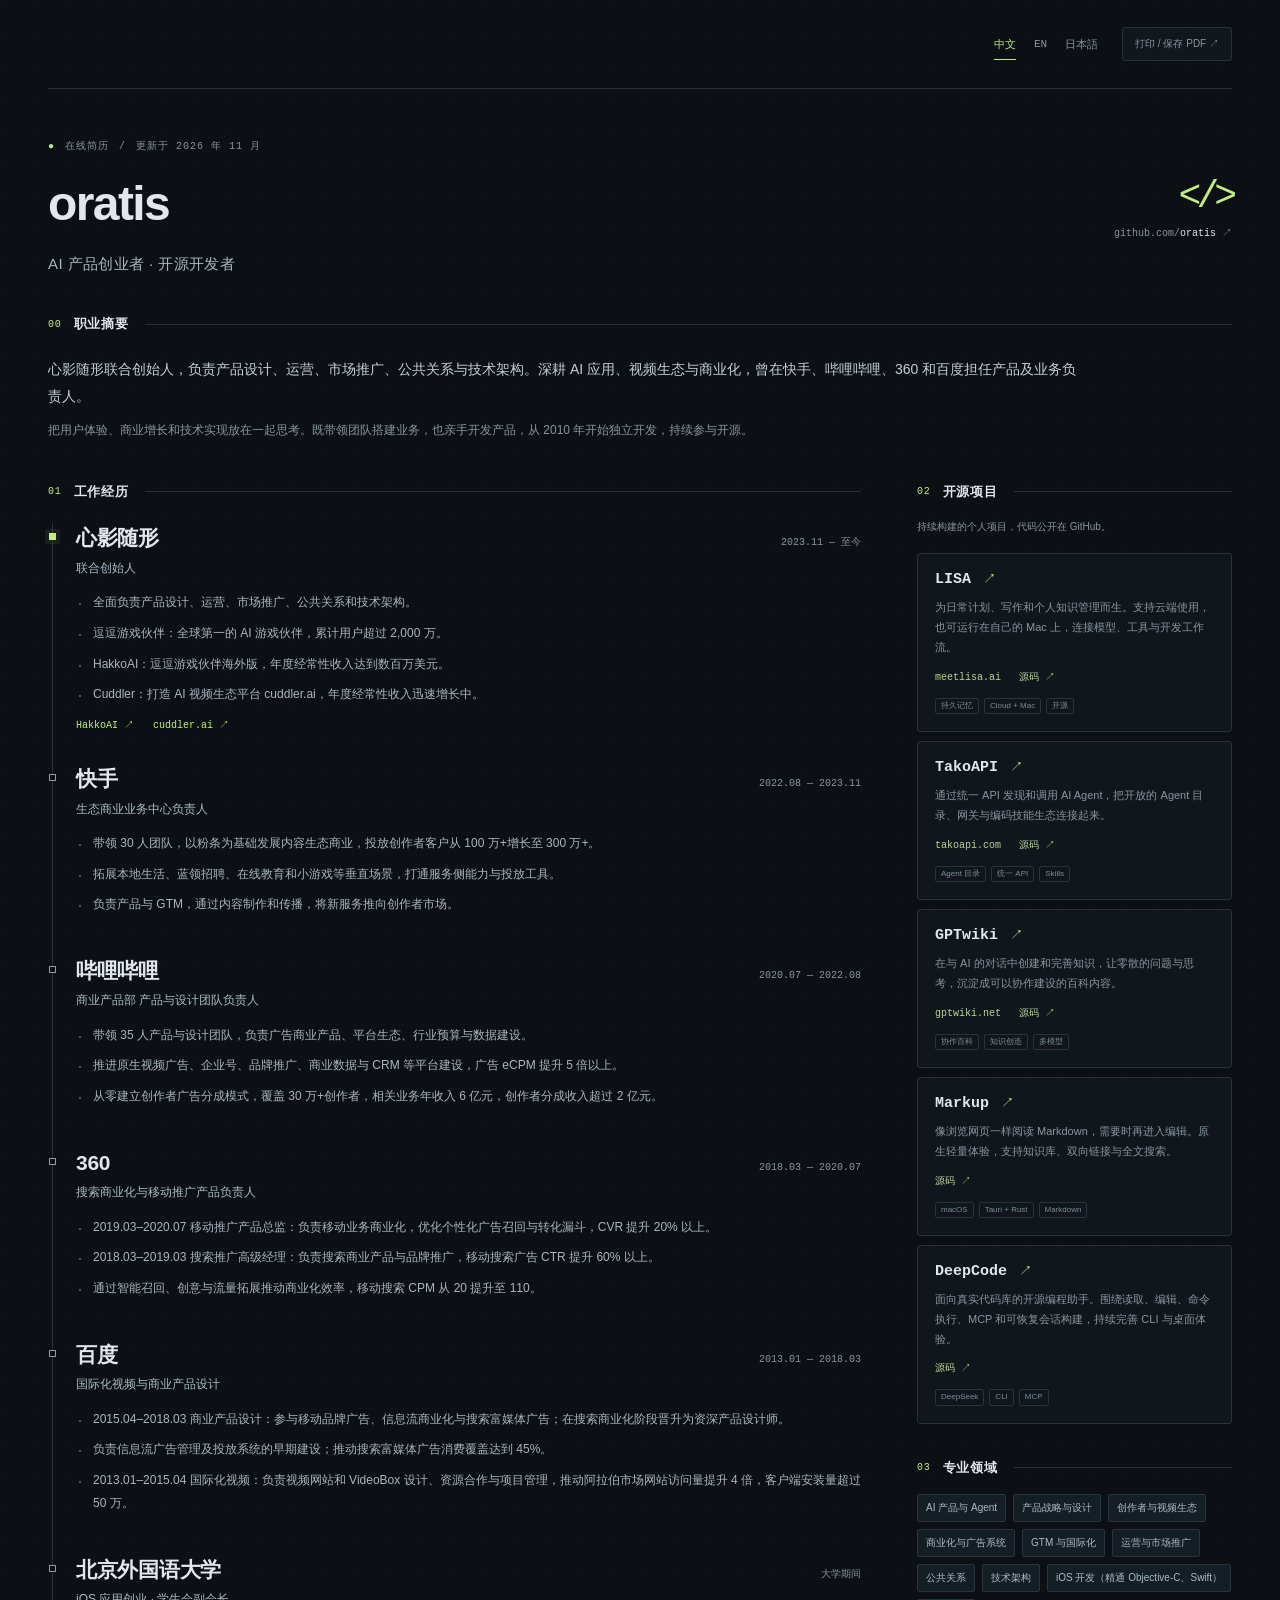
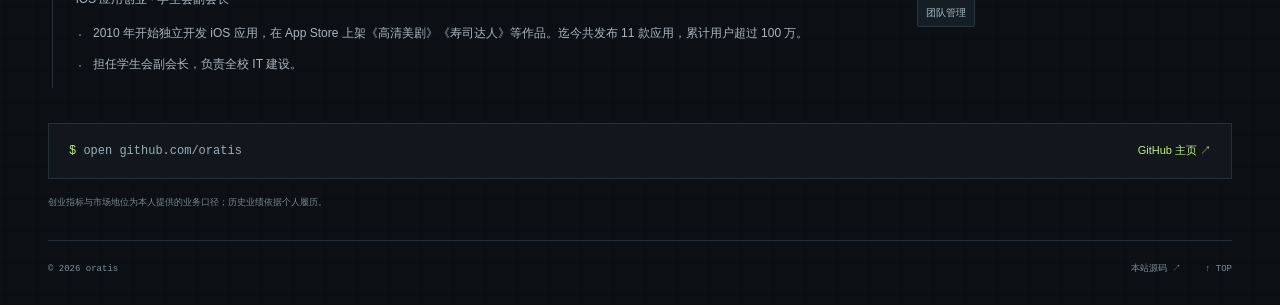
<file: index.html>
<!doctype html><html lang="zh-CN"><head><meta charset="utf-8"><meta name="viewport" content="width=device-width,initial-scale=1"><meta name="color-scheme" content="dark light"><title>oratis | 在线简历</title><meta name="description" content="oratis，心影随形联合创始人，AI 产品创业者与开源开发者。探索 LISA、TakoAPI、GPTwiki、Markup 和 DeepCode，以及逗逗游戏伙伴、HakkoAI 与 Cuddler 的创业实践。"><meta name="theme-color" content="#0c1014"><link rel="canonical" href="https://oratis.github.io/"><link rel="alternate" hreflang="zh-CN" href="https://oratis.github.io/"><link rel="alternate" hreflang="en" href="https://oratis.github.io/en/"><link rel="alternate" hreflang="ja" href="https://oratis.github.io/ja/"><link rel="alternate" hreflang="x-default" href="https://oratis.github.io/"><meta property="og:type" content="profile"><meta property="og:title" content="oratis | 在线简历"><meta property="og:description" content="oratis，心影随形联合创始人，AI 产品创业者与开源开发者。探索 LISA、TakoAPI、GPTwiki、Markup 和 DeepCode，以及逗逗游戏伙伴、HakkoAI 与 Cuddler 的创业实践。"><meta property="og:url" content="https://oratis.github.io/"><link rel="icon" href="/assets/favicon.svg"><link rel="stylesheet" href="/assets/style.css"><script type="application/ld+json">{"@context":"https://schema.org","@type":"ProfilePage","dateModified":"2026-11-22","mainEntity":{"@type":"Person","name":"oratis","url":"https://oratis.github.io","sameAs":["https://github.com/oratis"],"jobTitle":"Co-founder","worksFor":{"@type":"Organization","name":"心影随形"}}}</script><script src="/assets/main.js" defer></script></head><body id="top"><a class="skip" href="#main">跳到主要内容</a>
<div class="resume-shell"><header class="toolbar"><div class="toolbar-right"><nav class="languages" aria-label="Language"><a href="/" lang="zh-CN" hreflang="zh-CN" aria-current="page">中文</a><a href="/en/" lang="en" hreflang="en" >EN</a><a href="/ja/" lang="ja" hreflang="ja" >日本語</a></nav><button class="print-button" type="button" id="print-resume">打印 / 保存 PDF <span aria-hidden="true">↗</span></button></div></header>
<main id="main"><section class="identity"><div><p class="eyebrow"><span class="green">●</span> 在线简历 <span class="muted">/</span> 更新于 2026 年 11 月</p><h1>oratis</h1><p class="role">AI 产品创业者 · 开源开发者</p></div><a class="github-id" href="https://github.com/oratis"><span class="github-mark">&lt;/&gt;</span><span>github.com/<strong>oratis</strong> <span aria-hidden="true">↗</span></span></a></section>
<section class="profile" aria-labelledby="profile-heading"><h2 id="profile-heading" class="section-title"><span>00</span>职业摘要<span class="rule"></span></h2><p class="profile-intro">心影随形联合创始人，负责产品设计、运营、市场推广、公共关系与技术架构。深耕 AI 应用、视频生态与商业化，曾在快手、哔哩哔哩、360 和百度担任产品及业务负责人。</p><p class="profile-detail">把用户体验、商业增长和技术实现放在一起思考。既带领团队搭建业务，也亲手开发产品，从 2010 年开始独立开发，持续参与开源。</p></section>
<div class="resume-columns"><section class="experience" id="experience"><h2 class="section-title"><span>01</span>工作经历<span class="rule"></span></h2><div class="timeline"><article class="job"><div class="job-marker active"></div><div class="job-heading"><h3>心影随形</h3><span class="job-date">2023.11 — 至今</span></div><p class="job-role">联合创始人</p><ul><li>全面负责产品设计、运营、市场推广、公共关系和技术架构。</li><li>逗逗游戏伙伴：全球第一的 AI 游戏伙伴，累计用户超过 2,000 万。</li><li>HakkoAI：逗逗游戏伙伴海外版，年度经常性收入达到数百万美元。</li><li>Cuddler：打造 AI 视频生态平台 cuddler.ai，年度经常性收入迅速增长中。</li></ul><div class="job-links"><a href="https://hakko.ai/">HakkoAI ↗</a><a href="https://cuddler.ai/">cuddler.ai ↗</a></div></article><article class="job"><div class="job-marker "></div><div class="job-heading"><h3>快手</h3><span class="job-date">2022.08 — 2023.11</span></div><p class="job-role">生态商业业务中心负责人</p><ul><li>带领 30 人团队，以粉条为基础发展内容生态商业，投放创作者客户从 100 万+增长至 300 万+。</li><li>拓展本地生活、蓝领招聘、在线教育和小游戏等垂直场景，打通服务侧能力与投放工具。</li><li>负责产品与 GTM，通过内容制作和传播，将新服务推向创作者市场。</li></ul></article><article class="job"><div class="job-marker "></div><div class="job-heading"><h3>哔哩哔哩</h3><span class="job-date">2020.07 — 2022.08</span></div><p class="job-role">商业产品部 产品与设计团队负责人</p><ul><li>带领 35 人产品与设计团队，负责广告商业产品、平台生态、行业预算与数据建设。</li><li>推进原生视频广告、企业号、品牌推广、商业数据与 CRM 等平台建设，广告 eCPM 提升 5 倍以上。</li><li>从零建立创作者广告分成模式，覆盖 30 万+创作者，相关业务年收入 6 亿元，创作者分成收入超过 2 亿元。</li></ul></article><article class="job"><div class="job-marker "></div><div class="job-heading"><h3>360</h3><span class="job-date">2018.03 — 2020.07</span></div><p class="job-role">搜索商业化与移动推广产品负责人</p><ul><li>2019.03–2020.07 移动推广产品总监：负责移动业务商业化，优化个性化广告召回与转化漏斗，CVR 提升 20% 以上。</li><li>2018.03–2019.03 搜索推广高级经理：负责搜索商业产品与品牌推广，移动搜索广告 CTR 提升 60% 以上。</li><li>通过智能召回、创意与流量拓展推动商业化效率，移动搜索 CPM 从 20 提升至 110。</li></ul></article><article class="job"><div class="job-marker "></div><div class="job-heading"><h3>百度</h3><span class="job-date">2013.01 — 2018.03</span></div><p class="job-role">国际化视频与商业产品设计</p><ul><li>2015.04–2018.03 商业产品设计：参与移动品牌广告、信息流商业化与搜索富媒体广告；在搜索商业化阶段晋升为资深产品设计师。</li><li>负责信息流广告管理及投放系统的早期建设；推动搜索富媒体广告消费覆盖达到 45%。</li><li>2013.01–2015.04 国际化视频：负责视频网站和 VideoBox 设计、资源合作与项目管理，推动阿拉伯市场网站访问量提升 4 倍，客户端安装量超过 50 万。</li></ul></article><article class="job"><div class="job-marker "></div><div class="job-heading"><h3>北京外国语大学</h3><span class="job-date">大学期间</span></div><p class="job-role">iOS 应用创业 · 学生会副会长</p><ul><li>2010 年开始独立开发 iOS 应用，在 App Store 上架《高清美剧》《寿司达人》等作品。迄今共发布 11 款应用，累计用户超过 100 万。</li><li>担任学生会副会长，负责全校 IT 建设。</li></ul></article></div></section>
<aside class="sidebar"><section id="projects"><h2 class="section-title"><span>02</span>开源项目<span class="rule"></span></h2><p class="sidebar-intro">持续构建的个人项目，代码公开在 GitHub。</p><div class="project-list"><article class="project" id="lisa"><div class="project-heading"><h3><a href="https://meetlisa.ai/">LISA <span aria-hidden="true">↗</span></a></h3></div><p>为日常计划、写作和个人知识管理而生。支持云端使用，也可运行在自己的 Mac 上，连接模型、工具与开发工作流。</p><div class="project-links"><a href="https://meetlisa.ai/">meetlisa.ai</a><a href="https://github.com/oratis/LISA">源码 ↗</a></div><div class="tags"><span>持久记忆</span><span>Cloud + Mac</span><span>开源</span></div></article><article class="project" id="takoapi"><div class="project-heading"><h3><a href="https://takoapi.com/">TakoAPI <span aria-hidden="true">↗</span></a></h3></div><p>通过统一 API 发现和调用 AI Agent，把开放的 Agent 目录、网关与编码技能生态连接起来。</p><div class="project-links"><a href="https://takoapi.com/">takoapi.com</a><a href="https://github.com/oratis/TakoAPI">源码 ↗</a></div><div class="tags"><span>Agent 目录</span><span>统一 API</span><span>Skills</span></div></article><article class="project" id="gptwiki"><div class="project-heading"><h3><a href="https://gptwiki.net/">GPTwiki <span aria-hidden="true">↗</span></a></h3></div><p>在与 AI 的对话中创建和完善知识，让零散的问题与思考，沉淀成可以协作建设的百科内容。</p><div class="project-links"><a href="https://gptwiki.net/">gptwiki.net</a><a href="https://github.com/oratis/GPTwiki">源码 ↗</a></div><div class="tags"><span>协作百科</span><span>知识创造</span><span>多模型</span></div></article><article class="project" id="markup"><div class="project-heading"><h3><a href="https://github.com/oratis/Markup">Markup <span aria-hidden="true">↗</span></a></h3></div><p>像浏览网页一样阅读 Markdown，需要时再进入编辑。原生轻量体验，支持知识库、双向链接与全文搜索。</p><div class="project-links"><a href="https://github.com/oratis/Markup">源码 ↗</a></div><div class="tags"><span>macOS</span><span>Tauri + Rust</span><span>Markdown</span></div></article><article class="project" id="deepcode"><div class="project-heading"><h3><a href="https://github.com/oratis/deepcode">DeepCode <span aria-hidden="true">↗</span></a></h3></div><p>面向真实代码库的开源编程助手。围绕读取、编辑、命令执行、MCP 和可恢复会话构建，持续完善 CLI 与桌面体验。</p><div class="project-links"><a href="https://github.com/oratis/deepcode">源码 ↗</a></div><div class="tags"><span>DeepSeek</span><span>CLI</span><span>MCP</span></div></article></div></section>
<section id="skills"><h2 class="section-title"><span>03</span>专业领域<span class="rule"></span></h2><div class="skill-list"><span>AI 产品与 Agent</span><span>产品战略与设计</span><span>创作者与视频生态</span><span>商业化与广告系统</span><span>GTM 与国际化</span><span>运营与市场推广</span><span>公共关系</span><span>技术架构</span><span>iOS 开发（精通 Objective-C、Swift）</span><span>团队管理</span></div></section></aside></div>
<div class="closing"><span class="closing-command"><span class="green">$</span> open github.com/oratis</span><a href="https://github.com/oratis">GitHub 主页 ↗</a></div><p class="data-note">创业指标与市场地位为本人提供的业务口径；历史业绩依据个人履历。</p></main><footer><span>© 2026 oratis</span><a href="https://github.com/oratis/oratis.github.io">本站源码 ↗</a><a href="#top">↑ TOP</a></footer></div></body></html>
</file>
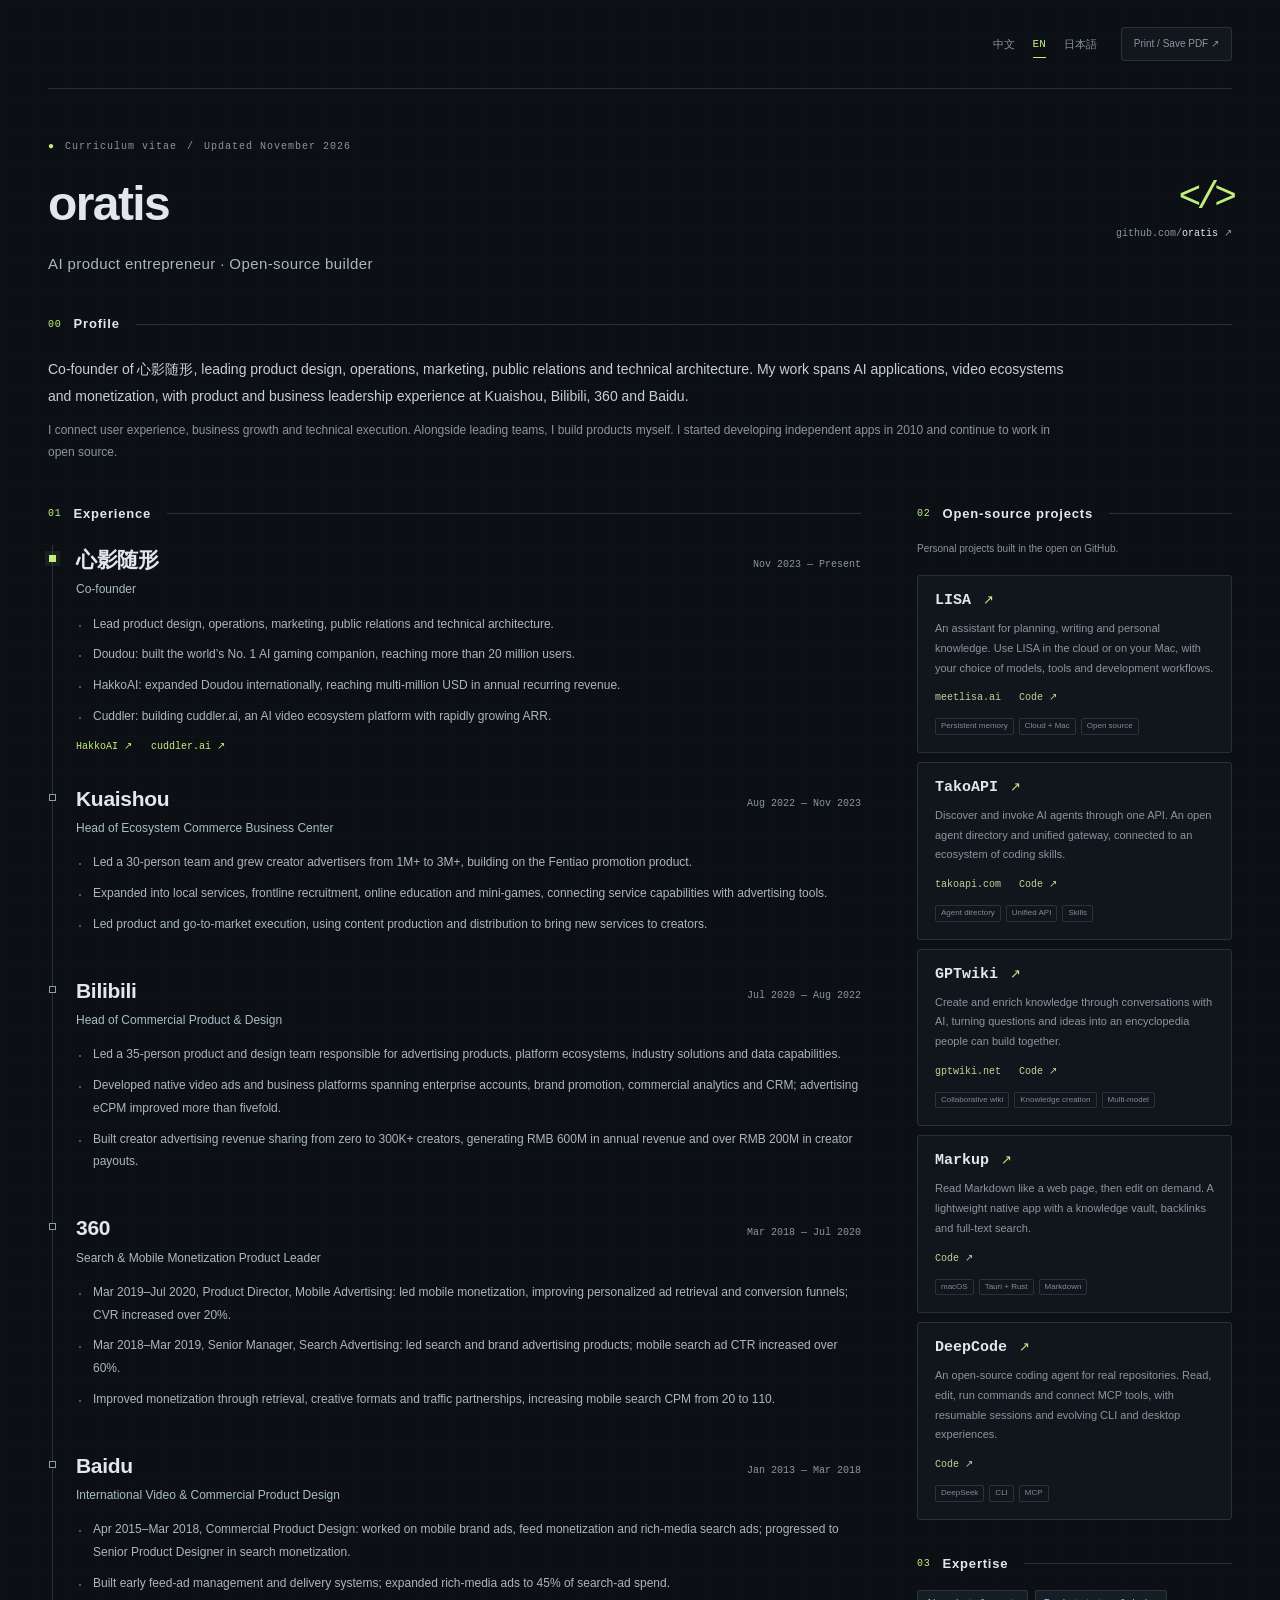
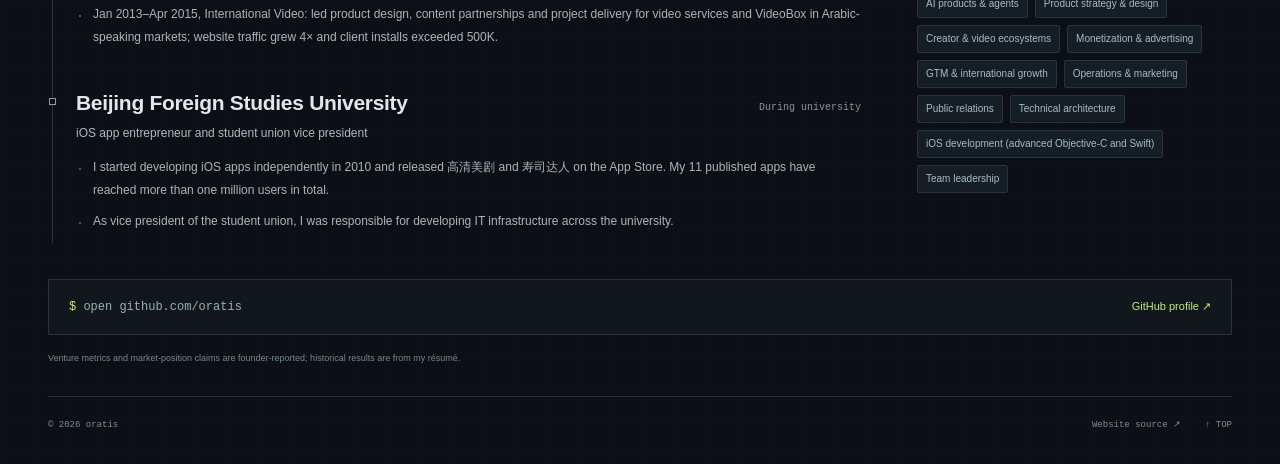
<file: en/index.html>
<!doctype html><html lang="en"><head><meta charset="utf-8"><meta name="viewport" content="width=device-width,initial-scale=1"><meta name="color-scheme" content="dark light"><title>oratis | Résumé</title><meta name="description" content="oratis, co-founder of 心影随形, AI product entrepreneur and open-source builder. Explore LISA, TakoAPI, GPTwiki, Markup, DeepCode, Doudou, HakkoAI and Cuddler."><meta name="theme-color" content="#0c1014"><link rel="canonical" href="https://oratis.github.io/en/"><link rel="alternate" hreflang="zh-CN" href="https://oratis.github.io/"><link rel="alternate" hreflang="en" href="https://oratis.github.io/en/"><link rel="alternate" hreflang="ja" href="https://oratis.github.io/ja/"><link rel="alternate" hreflang="x-default" href="https://oratis.github.io/"><meta property="og:type" content="profile"><meta property="og:title" content="oratis | Résumé"><meta property="og:description" content="oratis, co-founder of 心影随形, AI product entrepreneur and open-source builder. Explore LISA, TakoAPI, GPTwiki, Markup, DeepCode, Doudou, HakkoAI and Cuddler."><meta property="og:url" content="https://oratis.github.io/en/"><link rel="icon" href="/assets/favicon.svg"><link rel="stylesheet" href="/assets/style.css"><script type="application/ld+json">{"@context":"https://schema.org","@type":"ProfilePage","dateModified":"2026-11-22","mainEntity":{"@type":"Person","name":"oratis","url":"https://oratis.github.io","sameAs":["https://github.com/oratis"],"jobTitle":"Co-founder","worksFor":{"@type":"Organization","name":"心影随形"}}}</script><script src="/assets/main.js" defer></script></head><body id="top"><a class="skip" href="#main">Skip to content</a>
<div class="resume-shell"><header class="toolbar"><div class="toolbar-right"><nav class="languages" aria-label="Language"><a href="/" lang="zh-CN" hreflang="zh-CN" >中文</a><a href="/en/" lang="en" hreflang="en" aria-current="page">EN</a><a href="/ja/" lang="ja" hreflang="ja" >日本語</a></nav><button class="print-button" type="button" id="print-resume">Print / Save PDF <span aria-hidden="true">↗</span></button></div></header>
<main id="main"><section class="identity"><div><p class="eyebrow"><span class="green">●</span> Curriculum vitae <span class="muted">/</span> Updated November 2026</p><h1>oratis</h1><p class="role">AI product entrepreneur · Open-source builder</p></div><a class="github-id" href="https://github.com/oratis"><span class="github-mark">&lt;/&gt;</span><span>github.com/<strong>oratis</strong> <span aria-hidden="true">↗</span></span></a></section>
<section class="profile" aria-labelledby="profile-heading"><h2 id="profile-heading" class="section-title"><span>00</span>Profile<span class="rule"></span></h2><p class="profile-intro">Co-founder of 心影随形, leading product design, operations, marketing, public relations and technical architecture. My work spans AI applications, video ecosystems and monetization, with product and business leadership experience at Kuaishou, Bilibili, 360 and Baidu.</p><p class="profile-detail">I connect user experience, business growth and technical execution. Alongside leading teams, I build products myself. I started developing independent apps in 2010 and continue to work in open source.</p></section>
<div class="resume-columns"><section class="experience" id="experience"><h2 class="section-title"><span>01</span>Experience<span class="rule"></span></h2><div class="timeline"><article class="job"><div class="job-marker active"></div><div class="job-heading"><h3>心影随形</h3><span class="job-date">Nov 2023 — Present</span></div><p class="job-role">Co-founder</p><ul><li>Lead product design, operations, marketing, public relations and technical architecture.</li><li>Doudou: built the world’s No. 1 AI gaming companion, reaching more than 20 million users.</li><li>HakkoAI: expanded Doudou internationally, reaching multi-million USD in annual recurring revenue.</li><li>Cuddler: building cuddler.ai, an AI video ecosystem platform with rapidly growing ARR.</li></ul><div class="job-links"><a href="https://hakko.ai/">HakkoAI ↗</a><a href="https://cuddler.ai/">cuddler.ai ↗</a></div></article><article class="job"><div class="job-marker "></div><div class="job-heading"><h3>Kuaishou</h3><span class="job-date">Aug 2022 — Nov 2023</span></div><p class="job-role">Head of Ecosystem Commerce Business Center</p><ul><li>Led a 30-person team and grew creator advertisers from 1M+ to 3M+, building on the Fentiao promotion product.</li><li>Expanded into local services, frontline recruitment, online education and mini-games, connecting service capabilities with advertising tools.</li><li>Led product and go-to-market execution, using content production and distribution to bring new services to creators.</li></ul></article><article class="job"><div class="job-marker "></div><div class="job-heading"><h3>Bilibili</h3><span class="job-date">Jul 2020 — Aug 2022</span></div><p class="job-role">Head of Commercial Product &amp; Design</p><ul><li>Led a 35-person product and design team responsible for advertising products, platform ecosystems, industry solutions and data capabilities.</li><li>Developed native video ads and business platforms spanning enterprise accounts, brand promotion, commercial analytics and CRM; advertising eCPM improved more than fivefold.</li><li>Built creator advertising revenue sharing from zero to 300K+ creators, generating RMB 600M in annual revenue and over RMB 200M in creator payouts.</li></ul></article><article class="job"><div class="job-marker "></div><div class="job-heading"><h3>360</h3><span class="job-date">Mar 2018 — Jul 2020</span></div><p class="job-role">Search &amp; Mobile Monetization Product Leader</p><ul><li>Mar 2019–Jul 2020, Product Director, Mobile Advertising: led mobile monetization, improving personalized ad retrieval and conversion funnels; CVR increased over 20%.</li><li>Mar 2018–Mar 2019, Senior Manager, Search Advertising: led search and brand advertising products; mobile search ad CTR increased over 60%.</li><li>Improved monetization through retrieval, creative formats and traffic partnerships, increasing mobile search CPM from 20 to 110.</li></ul></article><article class="job"><div class="job-marker "></div><div class="job-heading"><h3>Baidu</h3><span class="job-date">Jan 2013 — Mar 2018</span></div><p class="job-role">International Video &amp; Commercial Product Design</p><ul><li>Apr 2015–Mar 2018, Commercial Product Design: worked on mobile brand ads, feed monetization and rich-media search ads; progressed to Senior Product Designer in search monetization.</li><li>Built early feed-ad management and delivery systems; expanded rich-media ads to 45% of search-ad spend.</li><li>Jan 2013–Apr 2015, International Video: led product design, content partnerships and project delivery for video services and VideoBox in Arabic-speaking markets; website traffic grew 4× and client installs exceeded 500K.</li></ul></article><article class="job"><div class="job-marker "></div><div class="job-heading"><h3>Beijing Foreign Studies University</h3><span class="job-date">During university</span></div><p class="job-role">iOS app entrepreneur and student union vice president</p><ul><li>I started developing iOS apps independently in 2010 and released 高清美剧 and 寿司达人 on the App Store. My 11 published apps have reached more than one million users in total.</li><li>As vice president of the student union, I was responsible for developing IT infrastructure across the university.</li></ul></article></div></section>
<aside class="sidebar"><section id="projects"><h2 class="section-title"><span>02</span>Open-source projects<span class="rule"></span></h2><p class="sidebar-intro">Personal projects built in the open on GitHub.</p><div class="project-list"><article class="project" id="lisa"><div class="project-heading"><h3><a href="https://meetlisa.ai/">LISA <span aria-hidden="true">↗</span></a></h3></div><p>An assistant for planning, writing and personal knowledge. Use LISA in the cloud or on your Mac, with your choice of models, tools and development workflows.</p><div class="project-links"><a href="https://meetlisa.ai/">meetlisa.ai</a><a href="https://github.com/oratis/LISA">Code ↗</a></div><div class="tags"><span>Persistent memory</span><span>Cloud + Mac</span><span>Open source</span></div></article><article class="project" id="takoapi"><div class="project-heading"><h3><a href="https://takoapi.com/">TakoAPI <span aria-hidden="true">↗</span></a></h3></div><p>Discover and invoke AI agents through one API. An open agent directory and unified gateway, connected to an ecosystem of coding skills.</p><div class="project-links"><a href="https://takoapi.com/">takoapi.com</a><a href="https://github.com/oratis/TakoAPI">Code ↗</a></div><div class="tags"><span>Agent directory</span><span>Unified API</span><span>Skills</span></div></article><article class="project" id="gptwiki"><div class="project-heading"><h3><a href="https://gptwiki.net/">GPTwiki <span aria-hidden="true">↗</span></a></h3></div><p>Create and enrich knowledge through conversations with AI, turning questions and ideas into an encyclopedia people can build together.</p><div class="project-links"><a href="https://gptwiki.net/">gptwiki.net</a><a href="https://github.com/oratis/GPTwiki">Code ↗</a></div><div class="tags"><span>Collaborative wiki</span><span>Knowledge creation</span><span>Multi-model</span></div></article><article class="project" id="markup"><div class="project-heading"><h3><a href="https://github.com/oratis/Markup">Markup <span aria-hidden="true">↗</span></a></h3></div><p>Read Markdown like a web page, then edit on demand. A lightweight native app with a knowledge vault, backlinks and full-text search.</p><div class="project-links"><a href="https://github.com/oratis/Markup">Code ↗</a></div><div class="tags"><span>macOS</span><span>Tauri + Rust</span><span>Markdown</span></div></article><article class="project" id="deepcode"><div class="project-heading"><h3><a href="https://github.com/oratis/deepcode">DeepCode <span aria-hidden="true">↗</span></a></h3></div><p>An open-source coding agent for real repositories. Read, edit, run commands and connect MCP tools, with resumable sessions and evolving CLI and desktop experiences.</p><div class="project-links"><a href="https://github.com/oratis/deepcode">Code ↗</a></div><div class="tags"><span>DeepSeek</span><span>CLI</span><span>MCP</span></div></article></div></section>
<section id="skills"><h2 class="section-title"><span>03</span>Expertise<span class="rule"></span></h2><div class="skill-list"><span>AI products &amp; agents</span><span>Product strategy &amp; design</span><span>Creator &amp; video ecosystems</span><span>Monetization &amp; advertising</span><span>GTM &amp; international growth</span><span>Operations &amp; marketing</span><span>Public relations</span><span>Technical architecture</span><span>iOS development (advanced Objective-C and Swift)</span><span>Team leadership</span></div></section></aside></div>
<div class="closing"><span class="closing-command"><span class="green">$</span> open github.com/oratis</span><a href="https://github.com/oratis">GitHub profile ↗</a></div><p class="data-note">Venture metrics and market-position claims are founder-reported; historical results are from my résumé.</p></main><footer><span>© 2026 oratis</span><a href="https://github.com/oratis/oratis.github.io">Website source ↗</a><a href="#top">↑ TOP</a></footer></div></body></html>
</file>
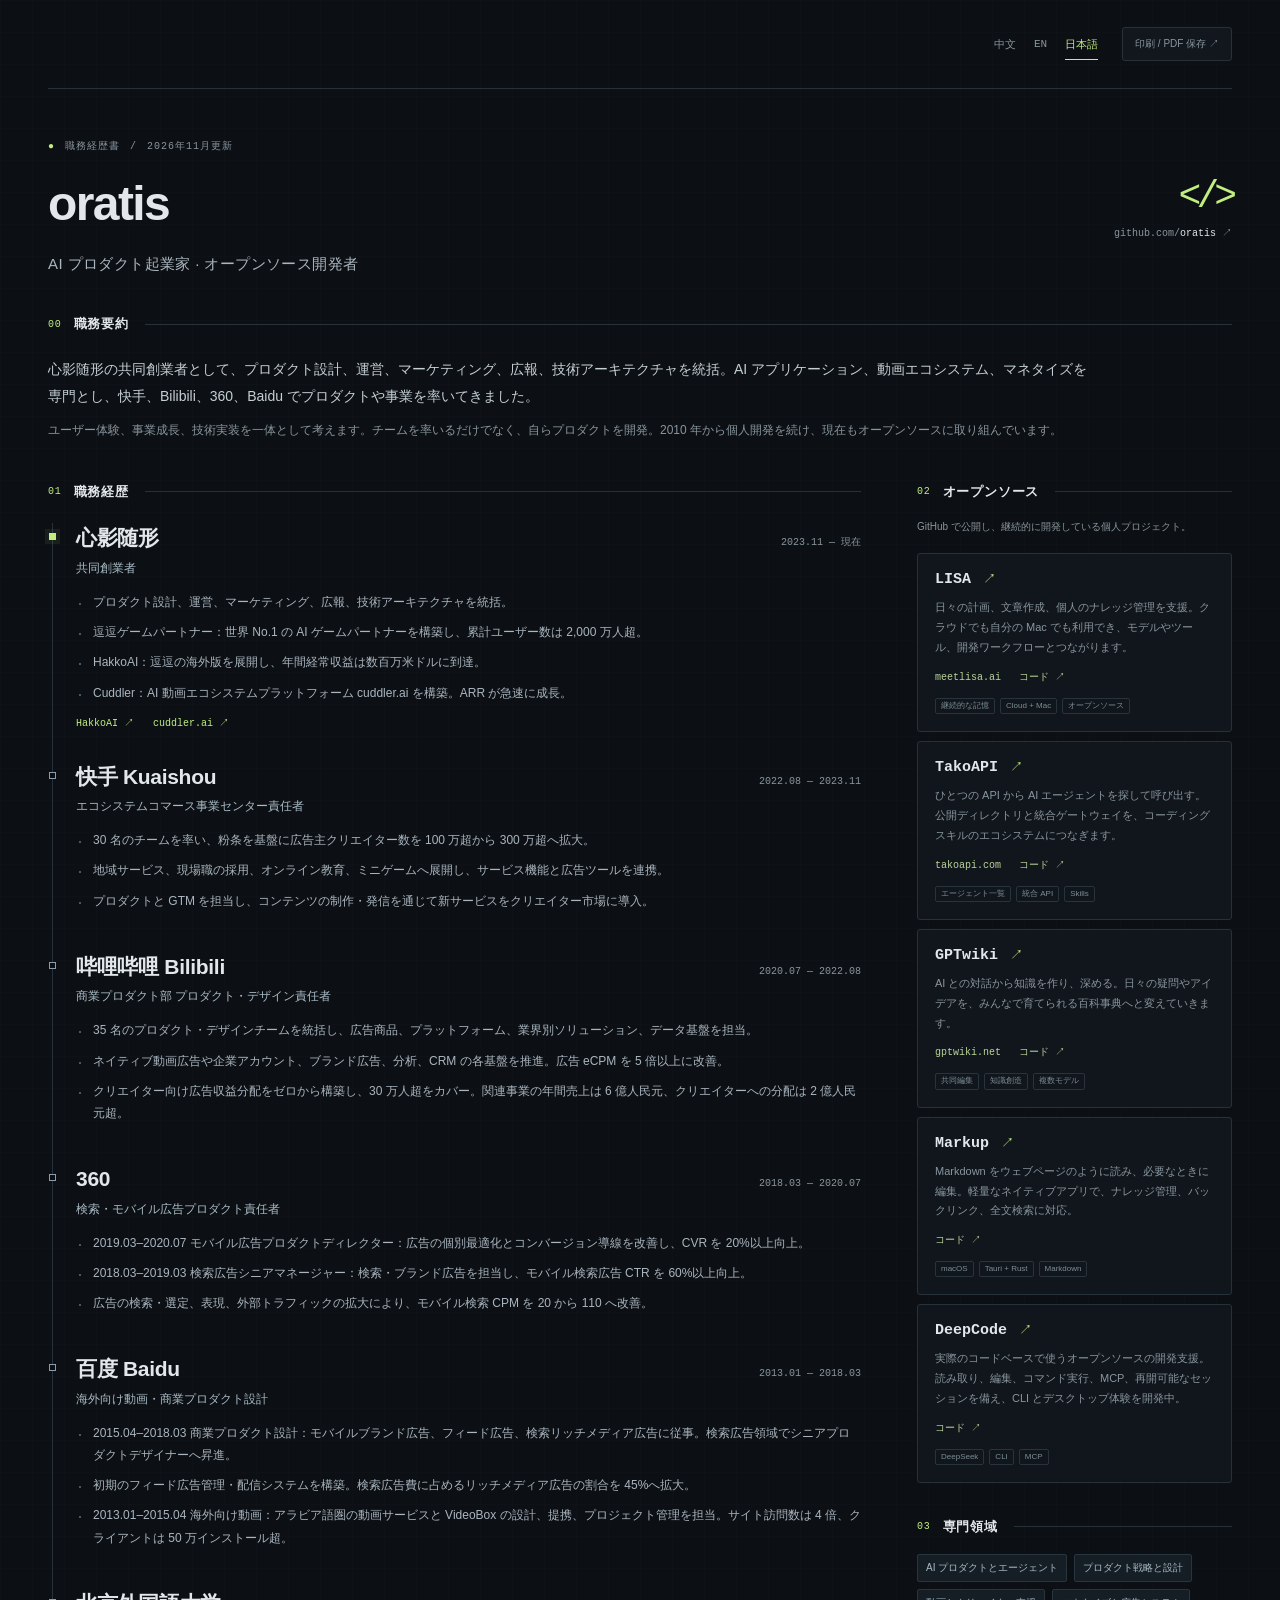
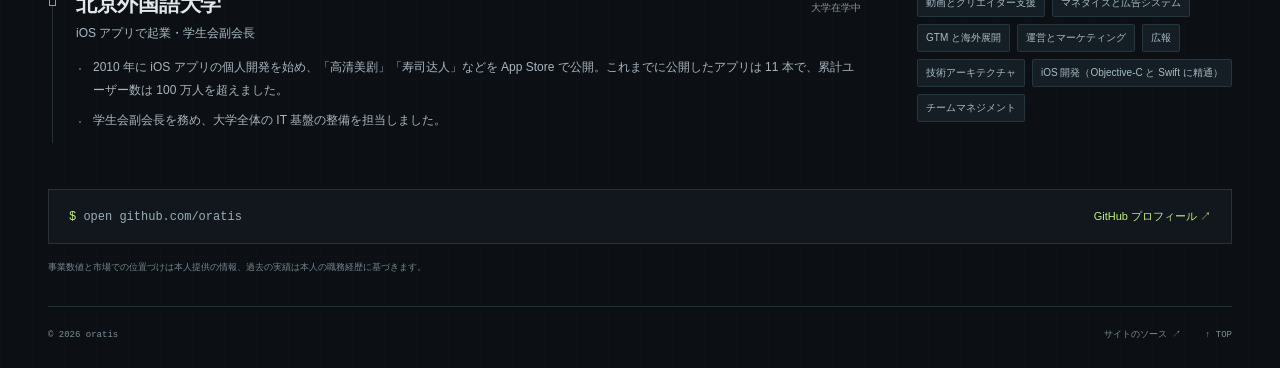
<file: ja/index.html>
<!doctype html><html lang="ja"><head><meta charset="utf-8"><meta name="viewport" content="width=device-width,initial-scale=1"><meta name="color-scheme" content="dark light"><title>oratis | 職務経歴書</title><meta name="description" content="心影随形の共同創業者、oratis。AI パートナー、動画エコシステム、オープンソース開発に取り組む。LISA、TakoAPI、GPTwiki、Markup、DeepCode を紹介。"><meta name="theme-color" content="#0c1014"><link rel="canonical" href="https://oratis.github.io/ja/"><link rel="alternate" hreflang="zh-CN" href="https://oratis.github.io/"><link rel="alternate" hreflang="en" href="https://oratis.github.io/en/"><link rel="alternate" hreflang="ja" href="https://oratis.github.io/ja/"><link rel="alternate" hreflang="x-default" href="https://oratis.github.io/"><meta property="og:type" content="profile"><meta property="og:title" content="oratis | 職務経歴書"><meta property="og:description" content="心影随形の共同創業者、oratis。AI パートナー、動画エコシステム、オープンソース開発に取り組む。LISA、TakoAPI、GPTwiki、Markup、DeepCode を紹介。"><meta property="og:url" content="https://oratis.github.io/ja/"><link rel="icon" href="/assets/favicon.svg"><link rel="stylesheet" href="/assets/style.css"><script type="application/ld+json">{"@context":"https://schema.org","@type":"ProfilePage","dateModified":"2026-11-22","mainEntity":{"@type":"Person","name":"oratis","url":"https://oratis.github.io","sameAs":["https://github.com/oratis"],"jobTitle":"Co-founder","worksFor":{"@type":"Organization","name":"心影随形"}}}</script><script src="/assets/main.js" defer></script></head><body id="top"><a class="skip" href="#main">本文へ移動</a>
<div class="resume-shell"><header class="toolbar"><div class="toolbar-right"><nav class="languages" aria-label="Language"><a href="/" lang="zh-CN" hreflang="zh-CN" >中文</a><a href="/en/" lang="en" hreflang="en" >EN</a><a href="/ja/" lang="ja" hreflang="ja" aria-current="page">日本語</a></nav><button class="print-button" type="button" id="print-resume">印刷 / PDF 保存 <span aria-hidden="true">↗</span></button></div></header>
<main id="main"><section class="identity"><div><p class="eyebrow"><span class="green">●</span> 職務経歴書 <span class="muted">/</span> 2026年11月更新</p><h1>oratis</h1><p class="role">AI プロダクト起業家 · オープンソース開発者</p></div><a class="github-id" href="https://github.com/oratis"><span class="github-mark">&lt;/&gt;</span><span>github.com/<strong>oratis</strong> <span aria-hidden="true">↗</span></span></a></section>
<section class="profile" aria-labelledby="profile-heading"><h2 id="profile-heading" class="section-title"><span>00</span>職務要約<span class="rule"></span></h2><p class="profile-intro">心影随形の共同創業者として、プロダクト設計、運営、マーケティング、広報、技術アーキテクチャを統括。AI アプリケーション、動画エコシステム、マネタイズを専門とし、快手、Bilibili、360、Baidu でプロダクトや事業を率いてきました。</p><p class="profile-detail">ユーザー体験、事業成長、技術実装を一体として考えます。チームを率いるだけでなく、自らプロダクトを開発。2010 年から個人開発を続け、現在もオープンソースに取り組んでいます。</p></section>
<div class="resume-columns"><section class="experience" id="experience"><h2 class="section-title"><span>01</span>職務経歴<span class="rule"></span></h2><div class="timeline"><article class="job"><div class="job-marker active"></div><div class="job-heading"><h3>心影随形</h3><span class="job-date">2023.11 — 現在</span></div><p class="job-role">共同創業者</p><ul><li>プロダクト設計、運営、マーケティング、広報、技術アーキテクチャを統括。</li><li>逗逗ゲームパートナー：世界 No.1 の AI ゲームパートナーを構築し、累計ユーザー数は 2,000 万人超。</li><li>HakkoAI：逗逗の海外版を展開し、年間経常収益は数百万米ドルに到達。</li><li>Cuddler：AI 動画エコシステムプラットフォーム cuddler.ai を構築。ARR が急速に成長。</li></ul><div class="job-links"><a href="https://hakko.ai/">HakkoAI ↗</a><a href="https://cuddler.ai/">cuddler.ai ↗</a></div></article><article class="job"><div class="job-marker "></div><div class="job-heading"><h3>快手 Kuaishou</h3><span class="job-date">2022.08 — 2023.11</span></div><p class="job-role">エコシステムコマース事業センター責任者</p><ul><li>30 名のチームを率い、粉条を基盤に広告主クリエイター数を 100 万超から 300 万超へ拡大。</li><li>地域サービス、現場職の採用、オンライン教育、ミニゲームへ展開し、サービス機能と広告ツールを連携。</li><li>プロダクトと GTM を担当し、コンテンツの制作・発信を通じて新サービスをクリエイター市場に導入。</li></ul></article><article class="job"><div class="job-marker "></div><div class="job-heading"><h3>哔哩哔哩 Bilibili</h3><span class="job-date">2020.07 — 2022.08</span></div><p class="job-role">商業プロダクト部 プロダクト・デザイン責任者</p><ul><li>35 名のプロダクト・デザインチームを統括し、広告商品、プラットフォーム、業界別ソリューション、データ基盤を担当。</li><li>ネイティブ動画広告や企業アカウント、ブランド広告、分析、CRM の各基盤を推進。広告 eCPM を 5 倍以上に改善。</li><li>クリエイター向け広告収益分配をゼロから構築し、30 万人超をカバー。関連事業の年間売上は 6 億人民元、クリエイターへの分配は 2 億人民元超。</li></ul></article><article class="job"><div class="job-marker "></div><div class="job-heading"><h3>360</h3><span class="job-date">2018.03 — 2020.07</span></div><p class="job-role">検索・モバイル広告プロダクト責任者</p><ul><li>2019.03–2020.07 モバイル広告プロダクトディレクター：広告の個別最適化とコンバージョン導線を改善し、CVR を 20%以上向上。</li><li>2018.03–2019.03 検索広告シニアマネージャー：検索・ブランド広告を担当し、モバイル検索広告 CTR を 60%以上向上。</li><li>広告の検索・選定、表現、外部トラフィックの拡大により、モバイル検索 CPM を 20 から 110 へ改善。</li></ul></article><article class="job"><div class="job-marker "></div><div class="job-heading"><h3>百度 Baidu</h3><span class="job-date">2013.01 — 2018.03</span></div><p class="job-role">海外向け動画・商業プロダクト設計</p><ul><li>2015.04–2018.03 商業プロダクト設計：モバイルブランド広告、フィード広告、検索リッチメディア広告に従事。検索広告領域でシニアプロダクトデザイナーへ昇進。</li><li>初期のフィード広告管理・配信システムを構築。検索広告費に占めるリッチメディア広告の割合を 45%へ拡大。</li><li>2013.01–2015.04 海外向け動画：アラビア語圏の動画サービスと VideoBox の設計、提携、プロジェクト管理を担当。サイト訪問数は 4 倍、クライアントは 50 万インストール超。</li></ul></article><article class="job"><div class="job-marker "></div><div class="job-heading"><h3>北京外国語大学</h3><span class="job-date">大学在学中</span></div><p class="job-role">iOS アプリで起業・学生会副会長</p><ul><li>2010 年に iOS アプリの個人開発を始め、「高清美剧」「寿司达人」などを App Store で公開。これまでに公開したアプリは 11 本で、累計ユーザー数は 100 万人を超えました。</li><li>学生会副会長を務め、大学全体の IT 基盤の整備を担当しました。</li></ul></article></div></section>
<aside class="sidebar"><section id="projects"><h2 class="section-title"><span>02</span>オープンソース<span class="rule"></span></h2><p class="sidebar-intro">GitHub で公開し、継続的に開発している個人プロジェクト。</p><div class="project-list"><article class="project" id="lisa"><div class="project-heading"><h3><a href="https://meetlisa.ai/">LISA <span aria-hidden="true">↗</span></a></h3></div><p>日々の計画、文章作成、個人のナレッジ管理を支援。クラウドでも自分の Mac でも利用でき、モデルやツール、開発ワークフローとつながります。</p><div class="project-links"><a href="https://meetlisa.ai/">meetlisa.ai</a><a href="https://github.com/oratis/LISA">コード ↗</a></div><div class="tags"><span>継続的な記憶</span><span>Cloud + Mac</span><span>オープンソース</span></div></article><article class="project" id="takoapi"><div class="project-heading"><h3><a href="https://takoapi.com/">TakoAPI <span aria-hidden="true">↗</span></a></h3></div><p>ひとつの API から AI エージェントを探して呼び出す。公開ディレクトリと統合ゲートウェイを、コーディングスキルのエコシステムにつなぎます。</p><div class="project-links"><a href="https://takoapi.com/">takoapi.com</a><a href="https://github.com/oratis/TakoAPI">コード ↗</a></div><div class="tags"><span>エージェント一覧</span><span>統合 API</span><span>Skills</span></div></article><article class="project" id="gptwiki"><div class="project-heading"><h3><a href="https://gptwiki.net/">GPTwiki <span aria-hidden="true">↗</span></a></h3></div><p>AI との対話から知識を作り、深める。日々の疑問やアイデアを、みんなで育てられる百科事典へと変えていきます。</p><div class="project-links"><a href="https://gptwiki.net/">gptwiki.net</a><a href="https://github.com/oratis/GPTwiki">コード ↗</a></div><div class="tags"><span>共同編集</span><span>知識創造</span><span>複数モデル</span></div></article><article class="project" id="markup"><div class="project-heading"><h3><a href="https://github.com/oratis/Markup">Markup <span aria-hidden="true">↗</span></a></h3></div><p>Markdown をウェブページのように読み、必要なときに編集。軽量なネイティブアプリで、ナレッジ管理、バックリンク、全文検索に対応。</p><div class="project-links"><a href="https://github.com/oratis/Markup">コード ↗</a></div><div class="tags"><span>macOS</span><span>Tauri + Rust</span><span>Markdown</span></div></article><article class="project" id="deepcode"><div class="project-heading"><h3><a href="https://github.com/oratis/deepcode">DeepCode <span aria-hidden="true">↗</span></a></h3></div><p>実際のコードベースで使うオープンソースの開発支援。読み取り、編集、コマンド実行、MCP、再開可能なセッションを備え、CLI とデスクトップ体験を開発中。</p><div class="project-links"><a href="https://github.com/oratis/deepcode">コード ↗</a></div><div class="tags"><span>DeepSeek</span><span>CLI</span><span>MCP</span></div></article></div></section>
<section id="skills"><h2 class="section-title"><span>03</span>専門領域<span class="rule"></span></h2><div class="skill-list"><span>AI プロダクトとエージェント</span><span>プロダクト戦略と設計</span><span>動画とクリエイター支援</span><span>マネタイズと広告システム</span><span>GTM と海外展開</span><span>運営とマーケティング</span><span>広報</span><span>技術アーキテクチャ</span><span>iOS 開発（Objective-C と Swift に精通）</span><span>チームマネジメント</span></div></section></aside></div>
<div class="closing"><span class="closing-command"><span class="green">$</span> open github.com/oratis</span><a href="https://github.com/oratis">GitHub プロフィール ↗</a></div><p class="data-note">事業数値と市場での位置づけは本人提供の情報、過去の実績は本人の職務経歴に基づきます。</p></main><footer><span>© 2026 oratis</span><a href="https://github.com/oratis/oratis.github.io">サイトのソース ↗</a><a href="#top">↑ TOP</a></footer></div></body></html>
</file>
<file: assets/style.css>
:root{--bg:#0c1014;--surface:#11171d;--text:#e1e7eb;--muted:#89959f;--line:#27313a;--accent:#c2ee81;--sans:Inter,-apple-system,BlinkMacSystemFont,'PingFang SC','Hiragino Sans','Microsoft YaHei',sans-serif;--mono:'SFMono-Regular',Consolas,'Liberation Mono',monospace}*{box-sizing:border-box}html{scroll-behavior:smooth;scroll-padding-top:24px}body{margin:0;color:var(--text);background:var(--bg);font-family:var(--sans);font-size:14px;line-height:1.8;-webkit-font-smoothing:antialiased;background-image:linear-gradient(#ffffff02 1px,transparent 1px),linear-gradient(90deg,#ffffff02 1px,transparent 1px);background-size:32px 32px}a{color:inherit;text-decoration:none}a:hover{color:var(--accent)}a:focus-visible,button:focus-visible{outline:2px solid var(--accent);outline-offset:5px}button{font:inherit}::selection{color:#0b110a;background:var(--accent)}p,h1,h2,h3,h4{margin-top:0}.resume-shell{max-width:1192px;width:calc(100% - 96px);margin:0 auto}.green{color:var(--accent)}.muted{color:var(--muted)}.skip{position:fixed;top:-100px;left:20px;z-index:20;background:var(--accent);color:#111;padding:10px}.skip:focus{top:10px}.toolbar{display:flex;align-items:center;justify-content:flex-end;padding:27px 0;border-bottom:1px solid var(--line);gap:20px}.toolbar-right{display:flex;align-items:center;gap:24px}.languages{display:flex;gap:18px;align-items:center;font:11px var(--mono)}.languages a{color:var(--muted);padding:7px 0}.languages a[aria-current]{color:var(--accent);box-shadow:0 1px var(--accent)}.print-button{border:1px solid var(--line);border-radius:3px;background:var(--surface);color:var(--muted);padding:7px 12px;cursor:pointer;font-size:10px}.print-button:hover{border-color:var(--accent);color:var(--accent)}.identity{display:flex;align-items:center;justify-content:space-between;gap:24px;padding:49px 0 35px}.eyebrow{font:10px/1.8 var(--mono);letter-spacing:1px;color:var(--muted);display:flex;gap:10px;align-items:center;margin:0 0 17px}h1{font-weight:650;font-size:48px;letter-spacing:-1.6px;line-height:1.3;margin:0 0 15px}.role{font-size:15px;color:#aab6bf;margin:0;letter-spacing:.4px}.github-id{display:flex;flex-direction:column;align-items:flex-end;gap:8px;color:var(--muted);font:10px var(--mono)}.github-mark{font:500 38px var(--mono);color:var(--accent);letter-spacing:-5px}.github-id strong{color:var(--text);font-weight:500}.section-title{display:flex;align-items:center;gap:12px;font-size:13px;font-weight:600;letter-spacing:.8px;margin:0 0 20px;white-space:nowrap}.section-title>span:first-child{font:10px var(--mono);color:var(--accent)}.rule{flex:1;height:1px;background:var(--line);margin-left:4px}.profile{padding-bottom:38px}.profile-intro{font-size:14px;line-height:1.95;color:#c5cfd6;margin-bottom:10px;max-width:1040px}.profile-detail{font-size:12px;color:var(--muted);margin-bottom:0;max-width:1020px}.resume-columns{display:grid;grid-template-columns:minmax(0,1fr) 315px;gap:56px;align-items:start}.timeline{border-left:1px solid var(--line);margin-left:4px}.job{position:relative;padding:0 0 32px 23px}.job:last-child{padding-bottom:4px}.job-marker{position:absolute;top:10px;left:-4px;width:7px;height:7px;border:1px solid #8b9caa;background:var(--bg)}.job-marker.active{background:var(--accent);border-color:var(--accent);box-shadow:0 0 0 4px #c2ee8112}.job-heading{display:flex;align-items:baseline;justify-content:space-between;gap:18px}.job h3{font-size:21px;font-weight:600;line-height:1.4;letter-spacing:-.3px;margin:0}.job-date{font:10px/1.6 var(--mono);color:var(--muted);white-space:nowrap}.job-role{font-size:12px;color:#aabbc6;margin:6px 0 13px;line-height:1.6}.job ul{padding:0 0 0 14px;margin:0}.job li{font-size:12px;color:#aab5bf;line-height:1.9;padding-left:3px;margin-bottom:8px}.job li::marker{color:#5b717d;font-size:8px}.job-links{display:flex;gap:19px;margin-top:12px;font:10px var(--mono);color:var(--accent)}.sidebar section{margin-bottom:32px}.sidebar .section-title{margin-bottom:15px}.sidebar-intro{font-size:10px;color:var(--muted);margin-bottom:17px}.project{padding:16px 17px 17px;border:1px solid var(--line);background:#10161b;margin-bottom:9px;border-radius:3px;transition:border-color .2s}.project:hover{border-color:#657a4d}.project-heading{display:flex;justify-content:space-between;gap:10px;align-items:center}.project h3{font:600 15px var(--mono);margin:0}.project h3 a>span{font-weight:400;font-size:13px;color:var(--accent);margin-left:3px}.project p{font-size:11px;color:var(--muted);line-height:1.8;margin:10px 0 12px}.project-links{display:flex;gap:18px;font:10px/1.6 var(--mono);color:#bbd49a}.tags{display:flex;flex-wrap:wrap;gap:5px;margin-top:12px}.tags span{font-size:8px;line-height:1.8;color:#7c8d97;border:1px solid #27343b;border-radius:2px;padding:0 5px}.skill-list{display:flex;flex-wrap:wrap;gap:7px}.skill-list span{font-size:10px;line-height:1.6;padding:5px 8px;background:#151e24;color:#a8bbc6;border:1px solid #26353e;border-radius:2px}.closing{display:flex;align-items:center;justify-content:space-between;border:1px solid var(--line);padding:17px 20px;background:var(--surface);margin-top:35px}.closing-command{font:12px var(--mono);color:#9baeb9}.closing>a{font-size:11px;color:var(--accent)}.data-note{font-size:9px;color:#778790;margin:15px 0 30px}footer{border-top:1px solid var(--line);display:flex;align-items:center;gap:24px;padding:20px 0 30px;font:9px/1.8 var(--mono);color:#7e8e98}footer>a:first-of-type{margin-left:auto}html[lang=ja] .job li{line-height:1.85}
@media(min-width:1400px){.resume-shell{width:1192px}.resume-columns{gap:66px}}
@media(max-width:1100px){.resume-shell{width:calc(100% - 60px)}.resume-columns{grid-template-columns:minmax(0,1fr) 280px;gap:36px}.job-heading{display:block}.job-date{display:block;margin-top:6px}.identity h1{font-size:42px}.github-id{display:none}}
@media(max-width:780px){.resume-shell{width:calc(100% - 40px)}.toolbar{padding:20px 0;align-items:center}.toolbar-right{gap:18px}.print-button{display:none}.identity{padding:35px 0 28px}.identity h1{font-size:40px;line-height:1.35}.eyebrow{font-size:9px}.role{font-size:12px;line-height:1.8}.profile-intro{font-size:13px}.profile-detail{font-size:11px}.profile{padding-bottom:30px}.resume-columns{grid-template-columns:1fr;gap:35px}.job-heading{display:flex}.job-date{margin:0}.job li{font-size:12px}.job{padding-bottom:28px}.job h3{font-size:20px}.sidebar{display:grid;gap:25px}.sidebar>section{margin:0}.project-list{display:grid;grid-template-columns:1fr 1fr;gap:10px}.project{margin:0}.project p{font-size:11px}.closing{margin-top:35px}.closing-command{font-size:10px}.closing>a{font-size:10px}}
@media(max-width:480px){.resume-shell{width:calc(100% - 32px)}.toolbar{gap:12px}.languages{gap:14px;font-size:10px}.identity h1{font-size:36px}.profile-intro{line-height:1.9}.job-heading{display:block}.job-date{margin-top:7px}.job li{font-size:12px}.job{padding-left:19px}.project-list{grid-template-columns:1fr}.project{padding:18px}.project p{font-size:12px}.project-links{font-size:11px}.skill-list span{font-size:11px}.closing{display:block;padding:17px}.closing>a{display:block;margin-top:12px}.data-note{font-size:9px}footer{font-size:8px;gap:12px}.role{font-size:11px}html[lang=en] .identity h1{font-size:34px}}
@media(prefers-reduced-motion:reduce){html{scroll-behavior:auto}*{transition:none!important}}
@media print{@page{size:A4;margin:13mm}body{background:white!important;color:#151b20;font-size:10pt;--text:#151b20;--muted:#4a535a;--line:#cbd0d3;--accent:#35522a;--surface:#f6f7f5;--bg:#fff;print-color-adjust:exact;-webkit-print-color-adjust:exact}.resume-shell{width:100%;max-width:none}.toolbar,.skip,.closing,footer>a:last-child{display:none}.identity{padding:22px 0}.identity h1{font-size:30px}.role{font-size:11px}.profile-intro{font-size:10px;line-height:1.65;color:#333}.profile-detail{font-size:9px}.profile{padding-bottom:23px}.resume-columns{grid-template-columns:minmax(0,1fr) 215px;gap:26px}.section-title{font-size:11px;margin-bottom:16px;break-after:avoid}.job{break-inside:avoid;padding:0 0 20px 16px}.job-heading{display:block}.job-date{font-size:8px;margin:4px 0 0}.job h3{font-size:16px}.job-role{font-size:9px;margin:5px 0 9px;color:#333}.job li{font-size:9px;line-height:1.65;margin-bottom:5px;color:#444}.job-links{font-size:8px}.sidebar{display:block}.sidebar section{margin-bottom:22px}.project-list{display:block}.project{padding:10px;margin-bottom:7px;background:#f8f9f7;break-inside:avoid;border-radius:0}.project h3{font-size:11px}.project p{font-size:8px;line-height:1.6;margin:7px 0;color:#444}.project-links{font-size:8px;gap:8px}.tags{gap:3px;margin-top:7px}.tags span{font-size:6px;color:#555;border-color:#ccc}.sidebar-intro{font-size:8px;margin-bottom:10px}.skill-list{gap:5px}.skill-list span{font-size:8px;color:#333;background:#f5f6f3;border-color:#ddd;padding:3px 6px}.data-note{font-size:7px;margin:18px 0 12px}footer{font-size:7px;padding:12px 0}.github-id{display:none}}
</file>
